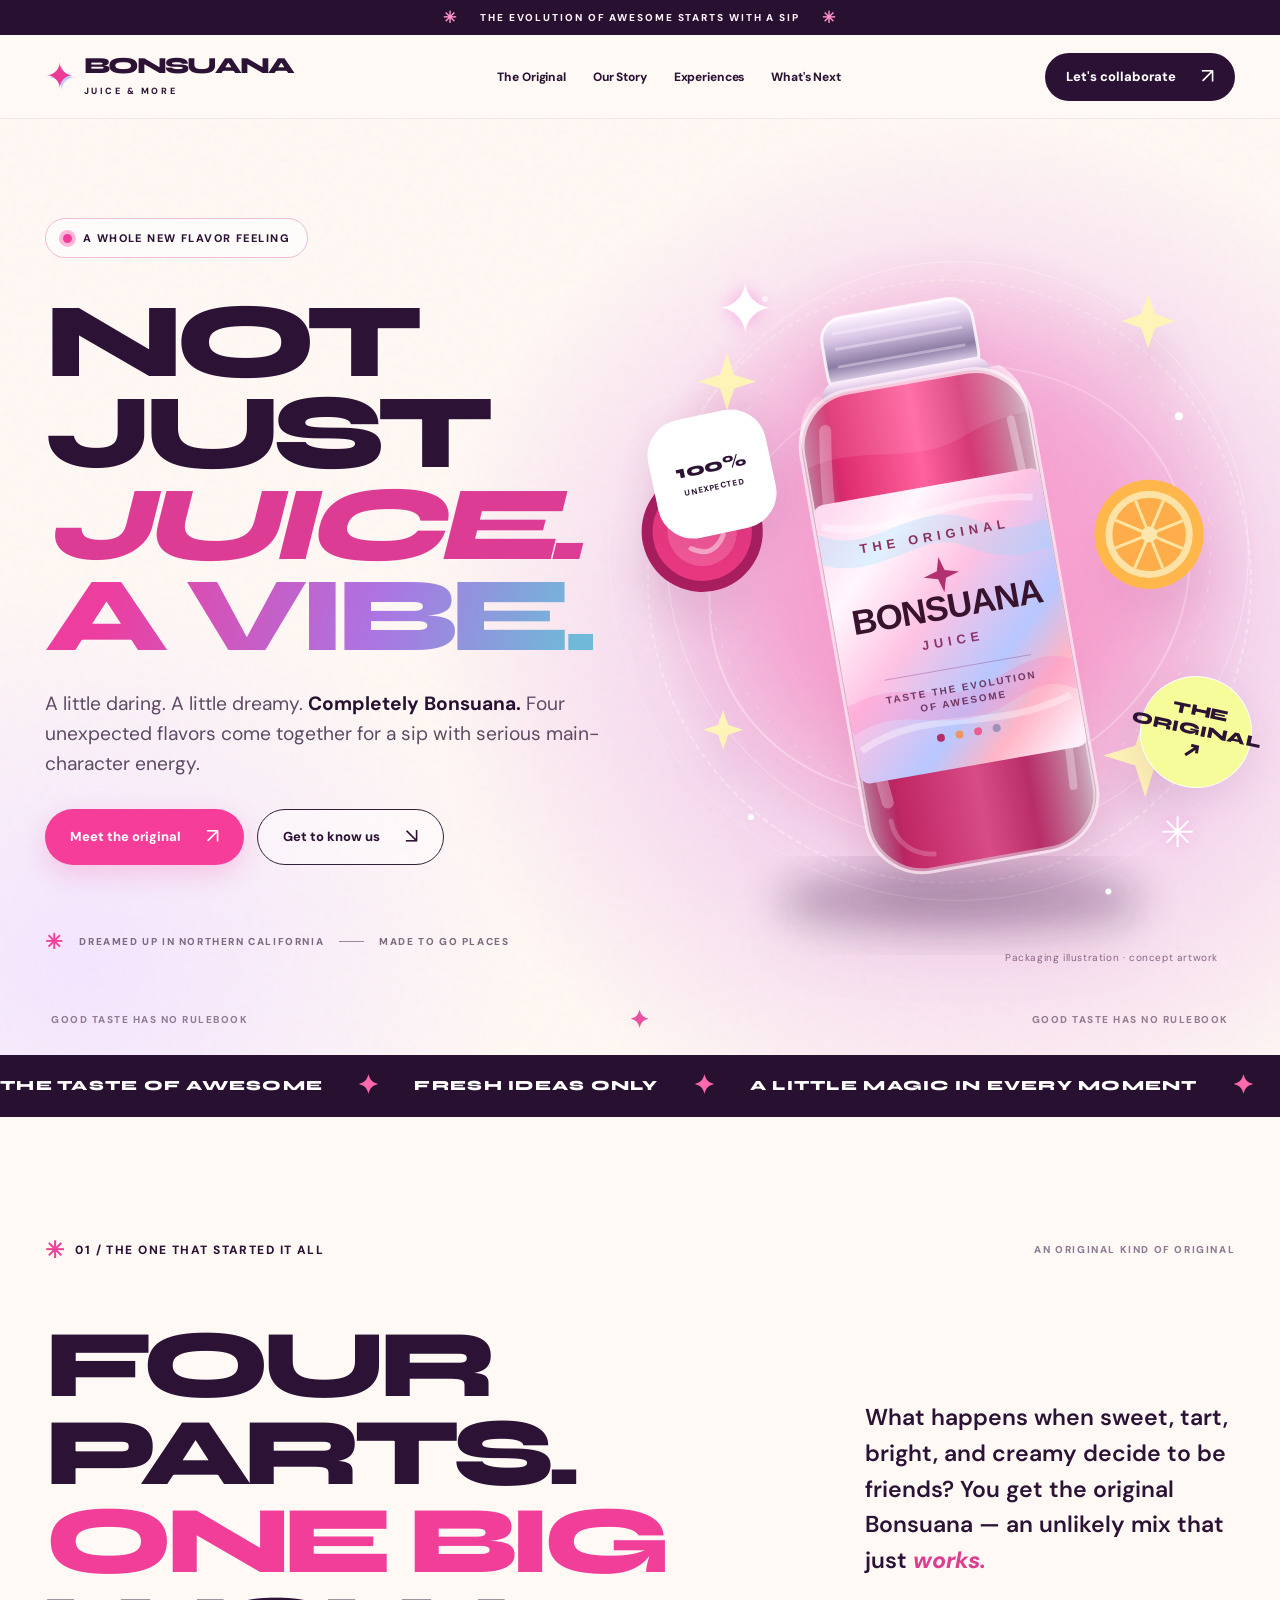
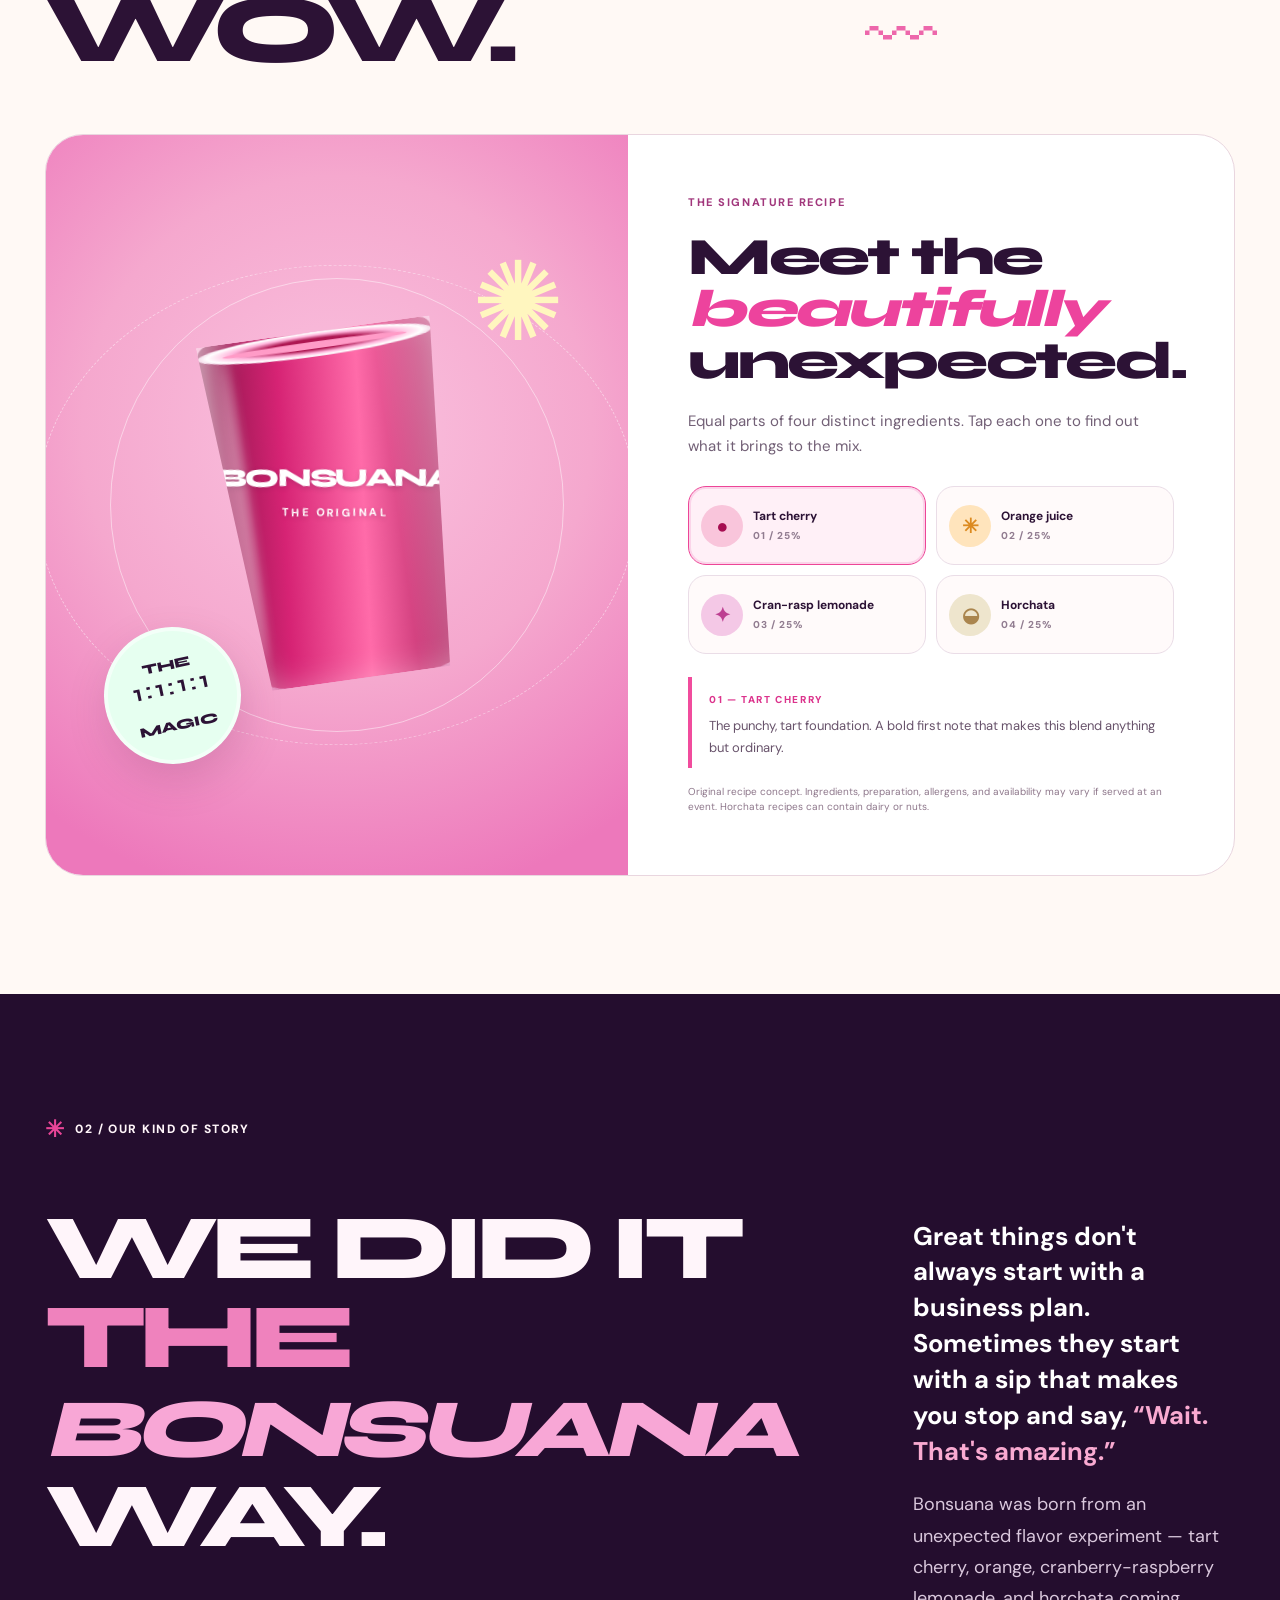
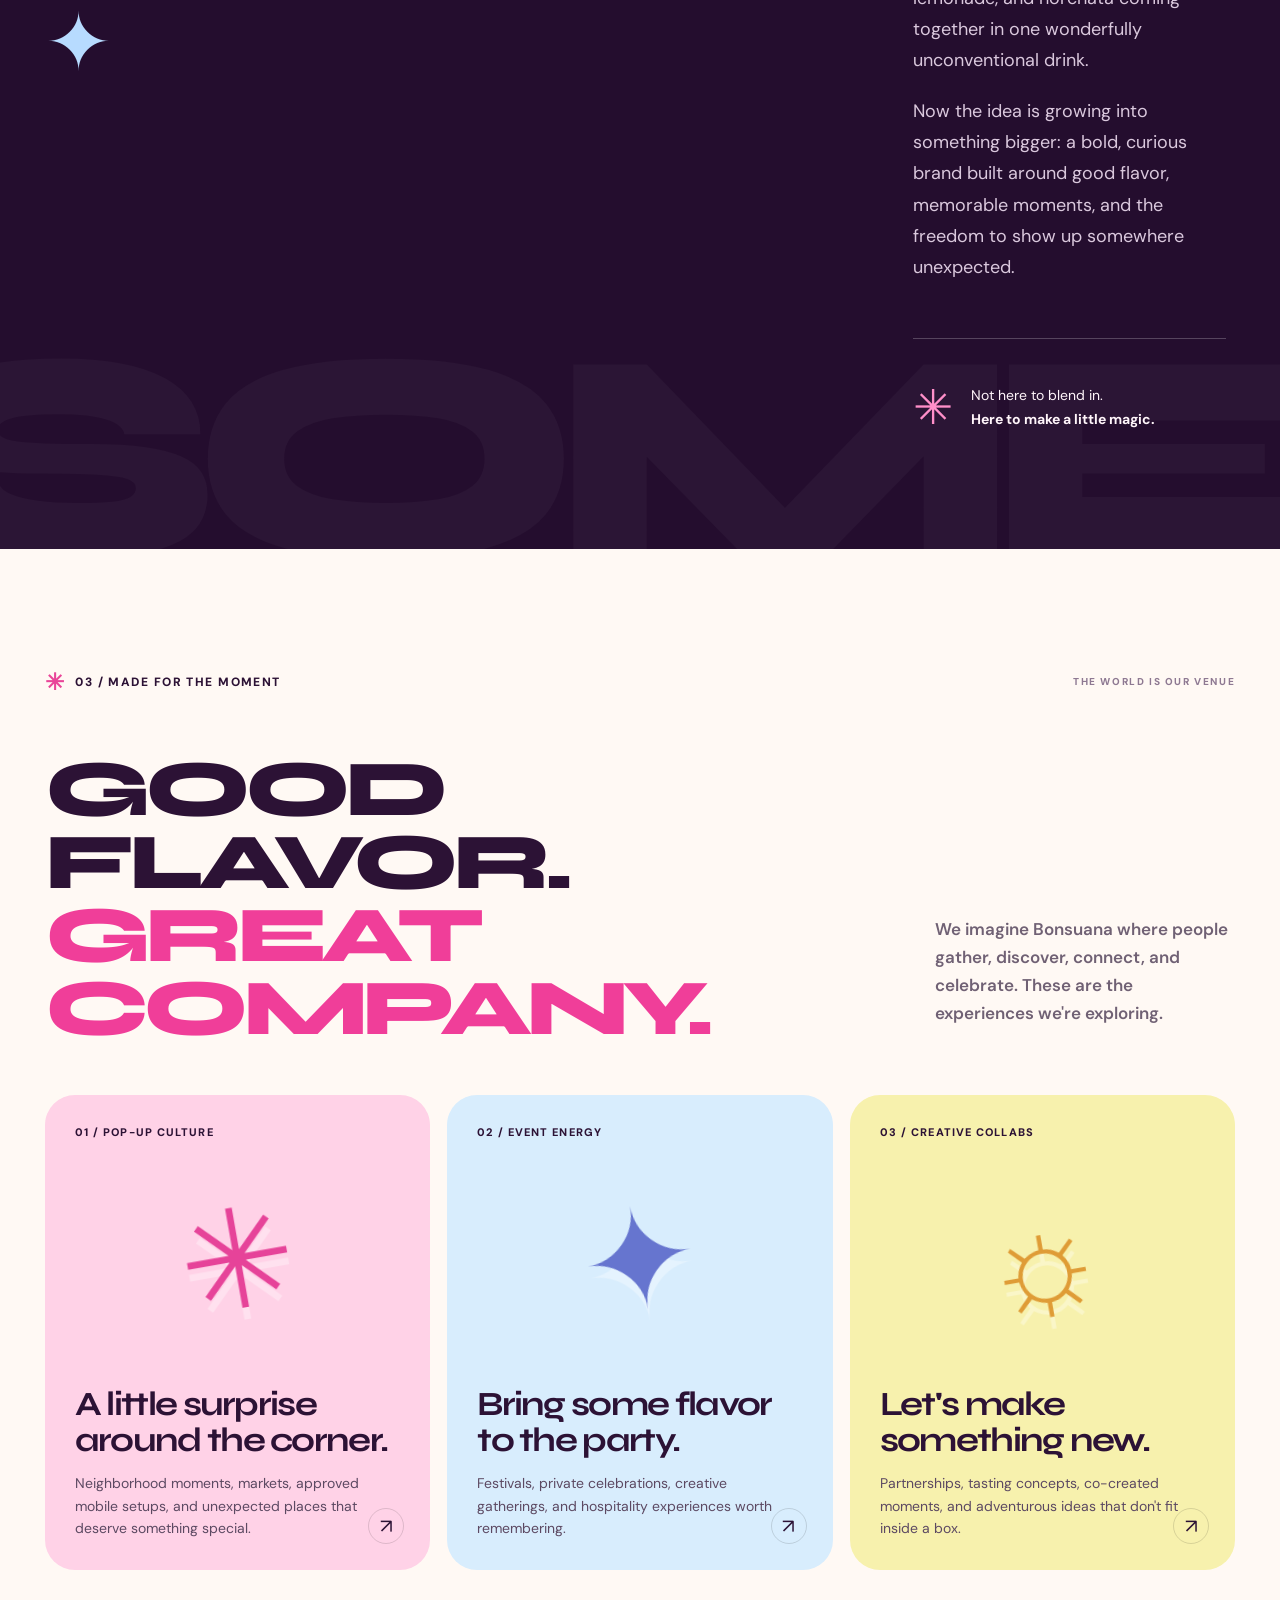
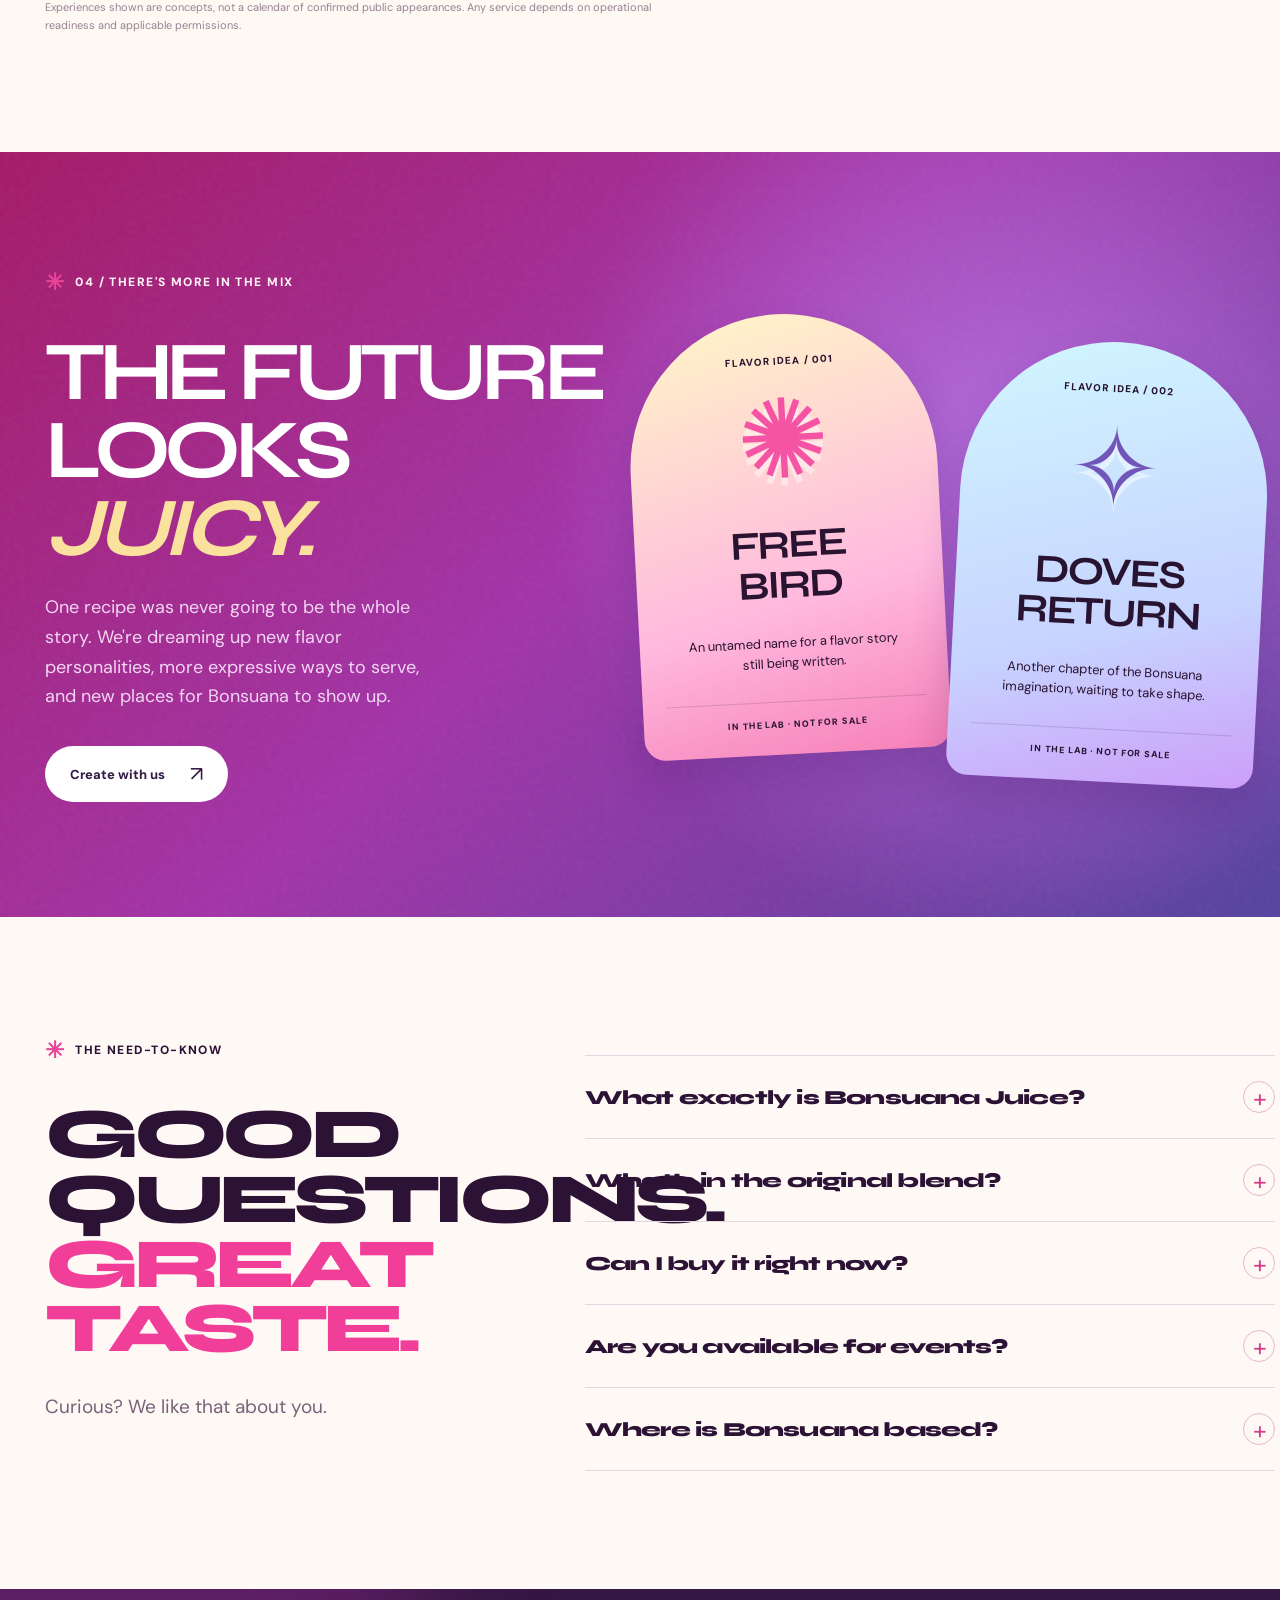
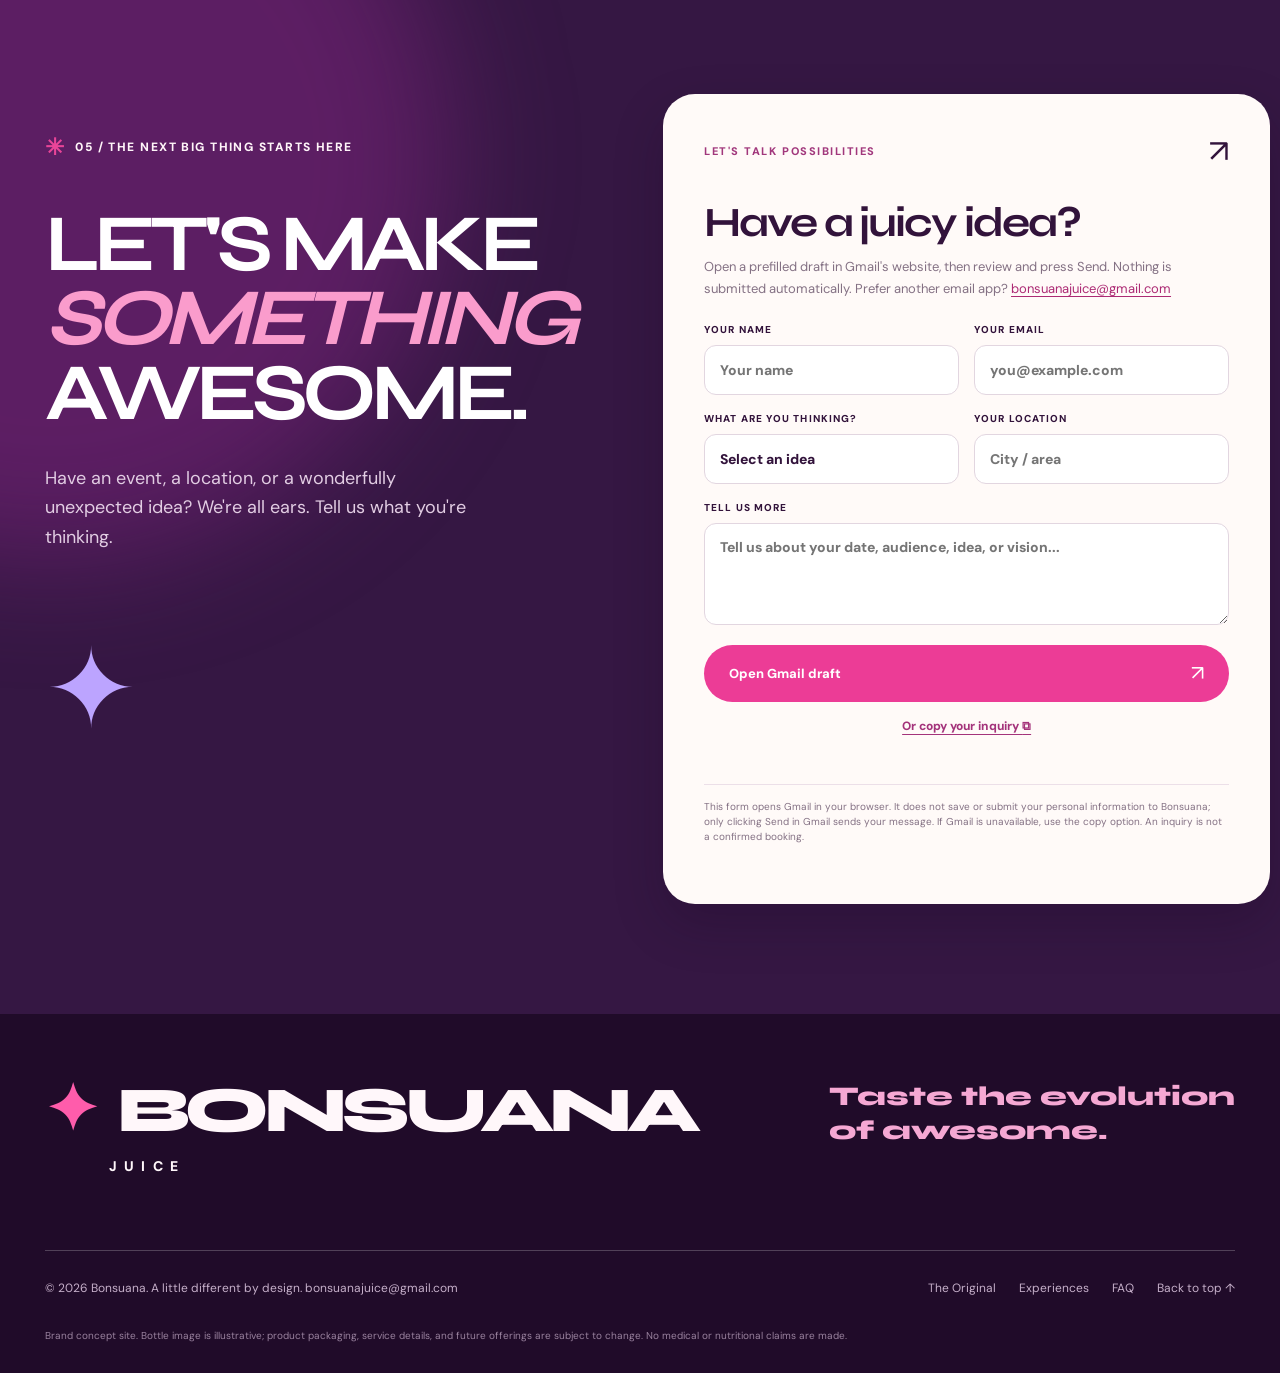
<file: index.html>
<!doctype html>
<html lang="en">
<head>
  <meta charset="utf-8">
  <meta name="viewport" content="width=device-width, initial-scale=1">
  <meta name="theme-color" content="#24102e">
  <meta name="description" content="Meet Bonsuana Juice: a wildly original blend of tart cherry, orange, cranberry-raspberry lemonade, and horchata. Bold flavor, electric personality, and pop-up possibilities.">
  <meta name="color-scheme" content="light">
  <meta property="og:type" content="website">
  <meta property="og:site_name" content="Bonsuana Juice">
  <meta property="og:title" content="Bonsuana Juice — Taste the Evolution of Awesome">
  <meta property="og:description" content="Four unexpected flavors. One unforgettable idea. Discover the original Bonsuana blend and the vision for pop-up experiences.">
  <meta property="og:url" content="https://bonsuana.com/">
  <meta name="twitter:card" content="summary">
  <meta name="twitter:title" content="Bonsuana Juice">
  <meta name="twitter:description" content="Taste the evolution of awesome.">
  <link rel="canonical" href="https://bonsuana.com/">
  <link rel="icon" type="image/svg+xml" href="/assets/favicon.svg">
  <link rel="manifest" href="/site.webmanifest">
  <link rel="preconnect" href="https://fonts.googleapis.com">
  <link rel="preconnect" href="https://fonts.gstatic.com" crossorigin>
  <link href="https://fonts.googleapis.com/css2?family=DM+Sans:wght@400;500;600;700;800&family=Syne:wght@500;600;700;800&display=swap" rel="stylesheet">
  <link rel="stylesheet" href="/styles.css">
  <script src="/app.js" defer></script>
  <script type="application/ld+json">
    {"@context":"https://schema.org","@type":"Brand","name":"Bonsuana Juice","url":"https://bonsuana.com/","description":"A bold juice and pop-up experience concept originating in Northern California.","slogan":"Taste the evolution of awesome"}
  </script>
  <title>Bonsuana Juice — Taste the Evolution of Awesome</title>
</head>
<body id="top">
  <a class="skip-link" href="#main">Skip to content</a>
  <div class="announcement"><span class="announce-star" aria-hidden="true">✳</span><span>THE EVOLUTION OF AWESOME STARTS WITH A SIP</span><span class="announce-star" aria-hidden="true">✳</span></div>

  <header class="site-header" id="site-header">
    <nav class="nav container" aria-label="Main navigation">
      <a class="brand" href="#top" aria-label="Bonsuana Juice — home"><span class="brand-mark" aria-hidden="true">✦</span><span class="brand-type">BONSUANA<span class="brand-sub">JUICE &amp; MORE</span></span></a>
      <button class="menu-toggle" type="button" aria-controls="nav-links" aria-expanded="false" aria-label="Open navigation"><span></span><span></span></button>
      <div class="nav-links" id="nav-links">
        <a href="#the-original">The Original</a>
        <a href="#our-story">Our Story</a>
        <a href="#experiences">Experiences</a>
        <a href="#the-future">What's Next</a>
        <a class="nav-mobile-cta" href="#collaborate">Let's collaborate <span aria-hidden="true">↗</span></a>
      </div>
      <a class="nav-cta button button-dark" href="#collaborate">Let's collaborate <span aria-hidden="true">↗</span></a>
    </nav>
  </header>

  <main id="main">
    <section class="hero" aria-labelledby="hero-title">
      <div class="hero-grain" aria-hidden="true"></div>
      <div class="container hero-inner">
        <div class="hero-copy">
          <div class="eyebrow eyebrow-pill"><span class="status-dot"></span> A WHOLE NEW FLAVOR FEELING</div>
          <h1 id="hero-title">NOT JUST<br><span class="hero-italic">JUICE.</span><br><span class="gradient-text">A VIBE.</span></h1>
          <p class="hero-lead">A little daring. A little dreamy. <strong>Completely Bonsuana.</strong> Four unexpected flavors come together for a sip with serious main-character energy.</p>
          <div class="hero-actions">
            <a class="button button-pink" href="#the-original">Meet the original <span aria-hidden="true">↗</span></a>
            <a class="button button-outline" href="#our-story">Get to know us <span aria-hidden="true">↘</span></a>
          </div>
          <div class="hero-footnote"><span class="mini-sparkle" aria-hidden="true">✳</span> DREAMED UP IN NORTHERN CALIFORNIA <span class="footnote-divider"></span> MADE TO GO PLACES</div>
        </div>
        <div class="hero-art" aria-label="Bonsuana bottle concept artwork">
          <div class="halo halo-one" aria-hidden="true"></div><div class="halo halo-two" aria-hidden="true"></div>
          <span class="hero-spark hero-spark-one" aria-hidden="true">✦</span><span class="hero-spark hero-spark-two" aria-hidden="true">✳</span>
          <img class="hero-bottle" src="/assets/bonsuana-bottle.svg" alt="Concept illustration of a glossy pink Bonsuana Original bottle surrounded by fruit and stars" width="720" height="780" fetchpriority="high">
          <span class="float-tag tag-left">100%<br><small>UNEXPECTED</small></span>
          <span class="float-tag tag-right">THE<br>ORIGINAL <span aria-hidden="true">↗</span></span>
          <span class="concept-caption">Packaging illustration · concept artwork</span>
        </div>
      </div>
      <div class="hero-bottom" aria-hidden="true"><span>GOOD TASTE HAS NO RULEBOOK</span><span>✦</span><span>GOOD TASTE HAS NO RULEBOOK</span></div>
    </section>

    <div class="ribbon" aria-label="Flavor, freedom, fun, and a little bit of magic"><div class="ribbon-track"><span>THE TASTE OF AWESOME</span><i>✦</i><span>FRESH IDEAS ONLY</span><i>✦</i><span>A LITTLE MAGIC IN EVERY MOMENT</span><i>✦</i><span>THE TASTE OF AWESOME</span><i>✦</i><span>FRESH IDEAS ONLY</span><i>✦</i></div></div>

    <section class="section original-section" id="the-original" aria-labelledby="original-title">
      <div class="container">
        <div class="section-topline"><span class="kicker"><span class="kicker-icon">✳</span> 01 / THE ONE THAT STARTED IT ALL</span><span class="side-note">AN ORIGINAL KIND OF ORIGINAL</span></div>
        <div class="section-heading-grid">
          <h2 id="original-title">FOUR PARTS.<br><span class="text-pink">ONE BIG</span><br>WOW.</h2>
          <div class="section-intro"><p>What happens when sweet, tart, bright, and creamy decide to be friends? You get the original Bonsuana — an unlikely mix that just <em>works.</em></p><span class="squiggle" aria-hidden="true">〰</span></div>
        </div>

        <div class="formula-layout">
          <div class="formula-art">
            <div class="formula-orbit orbit-a" aria-hidden="true"></div>
            <div class="formula-orbit orbit-b" aria-hidden="true"></div>
            <div class="formula-cup" aria-hidden="true"><div class="cup-shine"></div><div class="cup-surface"></div><div class="cup-logo">BONSUANA<span>THE ORIGINAL</span></div></div>
            <div class="formula-sticker">THE<br><strong>1 : 1 : 1 : 1</strong><br>MAGIC</div>
            <span class="formula-spark" aria-hidden="true">✺</span>
          </div>
          <div class="formula-info">
            <span class="small-label">THE SIGNATURE RECIPE</span>
            <h3>Meet the<br><em>beautifully</em> unexpected.</h3>
            <p class="formula-description">Equal parts of four distinct ingredients. Tap each one to find out what it brings to the mix.</p>
            <div class="ingredient-grid" role="group" aria-label="Explore the four ingredients">
              <button class="ingredient active" type="button" data-ingredient="0" aria-pressed="true"><span class="ingredient-icon cherry">●</span><span><strong>Tart cherry</strong><small>01 / 25%</small></span></button>
              <button class="ingredient" type="button" data-ingredient="1" aria-pressed="false"><span class="ingredient-icon orange">✳</span><span><strong>Orange juice</strong><small>02 / 25%</small></span></button>
              <button class="ingredient" type="button" data-ingredient="2" aria-pressed="false"><span class="ingredient-icon berry">✦</span><span><strong>Cran-rasp lemonade</strong><small>03 / 25%</small></span></button>
              <button class="ingredient" type="button" data-ingredient="3" aria-pressed="false"><span class="ingredient-icon horchata">◒</span><span><strong>Horchata</strong><small>04 / 25%</small></span></button>
            </div>
            <div class="ingredient-readout" aria-live="polite"><span id="ingredient-readout-number">01 — TART CHERRY</span><p id="ingredient-readout">The punchy, tart foundation. A bold first note that makes this blend anything but ordinary.</p></div>
            <p class="fine-print">Original recipe concept. Ingredients, preparation, allergens, and availability may vary if served at an event. Horchata recipes can contain dairy or nuts.</p>
          </div>
        </div>
      </div>
    </section>

    <section class="story-section" id="our-story" aria-labelledby="story-title">
      <div class="container story-grid">
        <div class="story-left"><span class="kicker kicker-light"><span class="kicker-icon">✳</span> 02 / OUR KIND OF STORY</span><h2 id="story-title">WE DID IT<br><span>THE</span><br><em>BONSUANA</em><br>WAY.</h2><span class="story-stamp" aria-hidden="true">✦</span></div>
        <div class="story-right"><p class="story-lead">Great things don't always start with a business plan. Sometimes they start with a sip that makes you stop and say, <strong>“Wait. That's amazing.”</strong></p><p>Bonsuana was born from an unexpected flavor experiment — tart cherry, orange, cranberry-raspberry lemonade, and horchata coming together in one wonderfully unconventional drink.</p><p>Now the idea is growing into something bigger: a bold, curious brand built around good flavor, memorable moments, and the freedom to show up somewhere unexpected.</p><div class="story-signature"><span class="signature-icon">✳</span><span>Not here to blend in.<br><strong>Here to make a little magic.</strong></span></div></div>
      </div>
      <div class="story-bg-word" aria-hidden="true">AWESOME</div>
    </section>

    <section class="section experience-section" id="experiences" aria-labelledby="experiences-title">
      <div class="container">
        <div class="section-topline"><span class="kicker"><span class="kicker-icon">✳</span> 03 / MADE FOR THE MOMENT</span><span class="side-note">THE WORLD IS OUR VENUE</span></div>
        <div class="experience-header"><h2 id="experiences-title">GOOD FLAVOR.<br><span class="text-pink">GREAT COMPANY.</span></h2><p>We imagine Bonsuana where people gather, discover, connect, and celebrate. These are the experiences we're exploring.</p></div>
        <div class="experience-cards">
          <article class="experience-card experience-card-pink"><span class="card-index">01 / POP-UP CULTURE</span><div class="card-big-icon" aria-hidden="true">✳</div><div><h3>A little surprise<br>around the corner.</h3><p>Neighborhood moments, markets, approved mobile setups, and unexpected places that deserve something special.</p></div><span class="card-arrow" aria-hidden="true">↗</span></article>
          <article class="experience-card experience-card-blue"><span class="card-index">02 / EVENT ENERGY</span><div class="card-big-icon" aria-hidden="true">✦</div><div><h3>Bring some flavor<br>to the party.</h3><p>Festivals, private celebrations, creative gatherings, and hospitality experiences worth remembering.</p></div><span class="card-arrow" aria-hidden="true">↗</span></article>
          <article class="experience-card experience-card-yellow"><span class="card-index">03 / CREATIVE COLLABS</span><div class="card-big-icon" aria-hidden="true">☼</div><div><h3>Let's make<br>something new.</h3><p>Partnerships, tasting concepts, co-created moments, and adventurous ideas that don't fit inside a box.</p></div><span class="card-arrow" aria-hidden="true">↗</span></article>
        </div>
        <p class="experience-note">Experiences shown are concepts, not a calendar of confirmed public appearances. Any service depends on operational readiness and applicable permissions.</p>
      </div>
    </section>

    <section class="future-section" id="the-future" aria-labelledby="future-title">
      <div class="future-noise" aria-hidden="true"></div>
      <div class="container future-grid">
        <div class="future-copy"><span class="kicker kicker-light"><span class="kicker-icon">✳</span> 04 / THERE'S MORE IN THE MIX</span><h2 id="future-title">THE FUTURE<br>LOOKS <em>JUICY.</em></h2><p>One recipe was never going to be the whole story. We're dreaming up new flavor personalities, more expressive ways to serve, and new places for Bonsuana to show up.</p><a class="button button-white" href="#collaborate">Create with us <span aria-hidden="true">↗</span></a></div>
        <div class="future-cards">
          <article class="future-card future-one"><span class="future-mini">FLAVOR IDEA / 001</span><div class="future-symbol" aria-hidden="true">✺</div><h3>FREE<br>BIRD</h3><p>An untamed name for a flavor story still being written.</p><span class="future-status">IN THE LAB · NOT FOR SALE</span></article>
          <article class="future-card future-two"><span class="future-mini">FLAVOR IDEA / 002</span><div class="future-symbol" aria-hidden="true">✧</div><h3>DOVES<br>RETURN</h3><p>Another chapter of the Bonsuana imagination, waiting to take shape.</p><span class="future-status">IN THE LAB · NOT FOR SALE</span></article>
        </div>
      </div>
    </section>

    <section class="section faq-section" id="faq" aria-labelledby="faq-title">
      <div class="container faq-grid">
        <div><span class="kicker"><span class="kicker-icon">✳</span> THE NEED-TO-KNOW</span><h2 id="faq-title">GOOD<br>QUESTIONS.<br><span class="text-pink">GREAT TASTE.</span></h2><p class="faq-aside">Curious? We like that about you.</p></div>
        <div class="faq-list">
          <details><summary>What exactly is Bonsuana Juice?<span aria-hidden="true">+</span></summary><p>A beverage and experiential brand concept centered on an original four-part drink and the creative experiences we hope to build around it.</p></details>
          <details><summary>What's in the original blend?<span aria-hidden="true">+</span></summary><p>Equal parts tart cherry juice, orange juice, cranberry-raspberry lemonade, and horchata. Preparation and ingredients may be adjusted for service; always ask about allergens.</p></details>
          <details><summary>Can I buy it right now?<span aria-hidden="true">+</span></summary><p>We're developing the brand and exploring pop-ups and partnerships. No retail products, service dates, or ordering are being advertised on this site yet.</p></details>
          <details><summary>Are you available for events?<span aria-hidden="true">+</span></summary><p>We're interested in conversations about future pop-ups, hospitality, tastings, and collaborations. Any event arrangement would depend on timing, permitting, and operational readiness.</p></details>
          <details><summary>Where is Bonsuana based?<span aria-hidden="true">+</span></summary><p>The idea has Northern California roots, with a mobile, wherever-the-moment-takes-us outlook.</p></details>
        </div>
      </div>
    </section>

    <section class="contact-section" id="collaborate" aria-labelledby="contact-title">
      <div class="container contact-grid">
        <div class="contact-copy"><span class="kicker kicker-light"><span class="kicker-icon">✳</span> 05 / THE NEXT BIG THING STARTS HERE</span><h2 id="contact-title">LET'S MAKE<br><em>SOMETHING</em><br>AWESOME.</h2><p>Have an event, a location, or a wonderfully unexpected idea? We're all ears. Tell us what you're thinking.</p><div class="contact-decoration" aria-hidden="true">✦</div></div>
        <div class="contact-panel">
          <div class="panel-top"><span class="small-label">LET'S TALK POSSIBILITIES</span><span aria-hidden="true">↗</span></div>
          <h3>Have a juicy idea?</h3>
          <p>Open a prefilled draft in Gmail's website, then review and press Send. Nothing is submitted automatically. Prefer another email app? <a href="mailto:bonsuanajuice@gmail.com">bonsuanajuice@gmail.com</a></p>
          <form id="inquiry-form">
            <div class="field-row"><label>YOUR NAME<input type="text" id="contact-name" name="name" autocomplete="name" maxlength="100" placeholder="Your name" required></label><label>YOUR EMAIL<input type="email" id="contact-email" name="email" autocomplete="email" maxlength="150" placeholder="you@example.com" required></label></div>
            <div class="field-row"><label>WHAT ARE YOU THINKING?<select id="contact-type" name="type" required><option value="">Select an idea</option><option>Event or private gathering</option><option>Pop-up or vending location</option><option>Brand collaboration</option><option>Wholesale or distribution</option><option>Something else entirely</option></select></label><label>YOUR LOCATION<input type="text" id="contact-location" name="location" maxlength="140" placeholder="City / area" required></label></div>
            <label>TELL US MORE<textarea id="contact-message" name="message" maxlength="2000" rows="4" placeholder="Tell us about your date, audience, idea, or vision..." required></textarea></label>
            <button class="button button-form" type="submit">Open Gmail draft <span aria-hidden="true">↗</span></button>
            <button class="copy-inquiry" id="copy-inquiry" type="button">Or copy your inquiry <span aria-hidden="true">⧉</span></button>
            <p class="form-status" id="form-status" role="status" aria-live="polite"></p>
          </form>
          <p class="contact-disclaimer">This form opens Gmail in your browser. It does not save or submit your personal information to Bonsuana; only clicking Send in Gmail sends your message. If Gmail is unavailable, use the copy option. An inquiry is not a confirmed booking.</p>
        </div>
      </div>
    </section>
  </main>

  <footer class="footer">
    <div class="container">
      <div class="footer-top"><a class="footer-brand" href="#top"><span aria-hidden="true">✦</span> BONSUANA <small>JUICE</small></a><p>Taste the evolution<br>of awesome.</p></div>
      <div class="footer-bottom"><span>© <span id="year">2026</span> Bonsuana. A little different by design. <a href="mailto:bonsuanajuice@gmail.com">bonsuanajuice@gmail.com</a></span><div class="footer-links"><a href="#the-original">The Original</a><a href="#experiences">Experiences</a><a href="#faq">FAQ</a><a href="#top">Back to top ↑</a></div></div>
      <p class="footer-legal">Brand concept site. Bottle image is illustrative; product packaging, service details, and future offerings are subject to change. No medical or nutritional claims are made.</p>
    </div>
  </footer>
</body>
</html>
</file>
<file: styles.css>
:root{--ink:#2c1235;--ink-deep:#1d0928;--pink:#ff62b0;--hot:#f23791;--blush:#ffe5f0;--cream:#fff9f5;--lav:#c8c0ff;--blue:#c7f0ff;--mint:#c9f6e2;--yellow:#fff29b;--line:rgba(44,18,53,.15);--radius:28px;--heading:"Syne",Impact,Arial,sans-serif;--body:"DM Sans",Arial,sans-serif}
*{box-sizing:border-box}html{scroll-behavior:smooth;scroll-padding-top:94px}body{margin:0;background:var(--cream);color:var(--ink);font-family:var(--body);-webkit-font-smoothing:antialiased}button,input,select,textarea{font:inherit}a{color:inherit;text-decoration:none}button{cursor:pointer}img{max-width:100%;display:block}::selection{background:#ff7ac1;color:#24102e}p{line-height:1.65}h1,h2,h3,p{margin-top:0}h1,h2,h3{font-family:var(--heading)}h1,h2{letter-spacing:-.075em}h3{letter-spacing:-.05em}section{position:relative}a:focus-visible,button:focus-visible,input:focus-visible,textarea:focus-visible,select:focus-visible,summary:focus-visible{outline:3px solid #249cdf;outline-offset:4px}.container{width:min(100% - 7vw,1320px);margin-inline:auto}.skip-link{position:fixed;z-index:100;top:-100px;left:15px;padding:12px 20px;background:#fff;color:#111}.skip-link:focus{top:10px}.announcement{display:flex;align-items:center;justify-content:center;gap:22px;min-height:35px;padding:7px 16px;background:#281031;color:#fff5ff;text-align:center;font-size:10px;font-weight:800;letter-spacing:.19em}.announce-star{color:#ff90c9;font-size:16px}
.site-header{position:sticky;top:0;z-index:50;background:rgba(255,249,245,.92);backdrop-filter:blur(22px);-webkit-backdrop-filter:blur(22px);border-bottom:1px solid rgba(53,21,61,.08)}.nav{height:83px;display:flex;align-items:center;justify-content:space-between;gap:26px}.brand{display:flex;align-items:center;gap:10px;flex-shrink:0}.brand-mark{font-size:35px;color:#ec3a96;line-height:1;text-shadow:2px 2px 0 #c1c8ff}.brand-type{font-family:var(--heading);font-size:23px;font-weight:800;line-height:.9;letter-spacing:-.08em}.brand-sub{display:block;font:800 9px var(--body);letter-spacing:.28em;margin-top:8px}.nav-links{display:flex;align-items:center;gap:clamp(15px,2.1vw,35px)}.nav-links a{font-weight:800;font-size:12px;letter-spacing:-.01em;transition:color .2s}.nav-links a:hover{color:#dd2b8b}.button{display:inline-flex;justify-content:space-between;align-items:center;gap:25px;border:0;min-height:56px;padding:0 25px;font-size:13px;font-weight:800;border-radius:100px;transition:transform .22s,background .22s,box-shadow .22s;white-space:nowrap}.button:hover{transform:translateY(-3px)}.button span{font-size:21px;line-height:1;font-weight:400}.button-dark{background:#2b1235;color:#fff;min-height:48px;padding:0 21px}.button-dark:hover{background:#50305c}.menu-toggle,.nav-mobile-cta{display:none}
.hero{overflow:hidden;isolation:isolate;background:radial-gradient(ellipse 55% 72% at 76% 56%,#fcbddc 0%,#f5d5ee 38%,transparent 78%),radial-gradient(ellipse 44% 52% at 6% 90%,#f3e5ff,transparent 79%),#fff8f4}.hero-grain,.future-noise{position:absolute;inset:0;pointer-events:none;opacity:.13;background-image:url("data:image/svg+xml,%3Csvg viewBox='0 0 180 180' xmlns='http://www.w3.org/2000/svg'%3E%3Cfilter id='n'%3E%3CfeTurbulence type='fractalNoise' baseFrequency='.78' numOctaves='3' stitchTiles='stitch'/%3E%3C/filter%3E%3Crect width='100%25' height='100%25' filter='url(%23n)' opacity='.3'/%3E%3C/svg%3E")}.hero-inner{min-height:735px;display:grid;grid-template-columns:52% 48%;align-items:center;position:relative;padding-block:64px 75px}.hero-copy{z-index:3;padding:35px 0 24px}.eyebrow{font-size:11px;font-weight:800;letter-spacing:.13em}.eyebrow-pill{display:inline-flex;align-items:center;gap:11px;padding:12px 17px;border-radius:40px;border:1px solid #eebcd6;background:rgba(255,255,255,.62)}.status-dot{width:9px;height:9px;border-radius:50%;background:#f23b9b;box-shadow:0 0 0 4px #ffb6d7}.hero h1{font-size:clamp(77px,8.3vw,140px);line-height:.86;margin:38px 0 28px;font-weight:800}.hero-italic{font-style:italic;color:#dd3c95;letter-spacing:-.09em}.gradient-text{background:linear-gradient(105deg,#ed3d9e 12%,#ac74e2 60%,#70b9d8 95%);-webkit-background-clip:text;background-clip:text;color:transparent}.hero-lead{font-size:clamp(17px,1.5vw,21px);max-width:555px;color:#5f4a65;line-height:1.55}.hero-lead strong{color:#281031}.hero-actions{display:flex;align-items:center;flex-wrap:wrap;gap:13px;margin:30px 0 63px}.button-pink{background:#f63d9a;color:#fff;box-shadow:0 9px 27px #f63d9a38}.button-pink:hover{background:#dc2c84;box-shadow:0 13px 36px #f63d9a52}.button-outline{border:1.4px solid #322039;background:rgba(255,255,255,.38)}.button-outline:hover{background:#fff}.hero-footnote{font-size:10px;letter-spacing:.16em;font-weight:800;color:#7f6982;display:flex;align-items:center;gap:15px}.mini-sparkle{font-size:21px;color:#f3429a}.footnote-divider{width:25px;height:1px;background:#9d86a1}.hero-art{position:relative;align-self:stretch;display:flex;align-items:center;justify-content:center;min-height:650px}.hero-bottle{position:relative;z-index:2;width:min(125%,720px);max-width:none;animation:float 5.5s ease-in-out infinite;filter:drop-shadow(0 30px 20px rgba(92,24,72,.13))}.halo{position:absolute;width:66%;aspect-ratio:1;border:2px solid #fff9;border-radius:50%;z-index:0}.halo-one{width:86%;transform:rotate(-22deg) scaleY(.86)}.halo-two{width:106%;border-style:dashed;opacity:.6}.hero-spark{position:absolute;color:#fff;z-index:4;text-shadow:0 0 18px #f7a2df}.hero-spark-one{font-size:72px;top:10%;left:9%;animation:twinkle 5s ease-in-out infinite}.hero-spark-two{font-size:42px;bottom:15%;right:7%;animation:twinkle 4s ease-in-out infinite 1s}.float-tag{position:absolute;z-index:5;display:grid;place-content:center;text-align:center;background:#fff;color:var(--ink);font:800 18px/1 var(--heading);border:1px solid #fff;box-shadow:0 12px 40px #772f6e22}.float-tag small{font:800 8px var(--body);letter-spacing:.09em;margin-top:7px}.tag-left{width:120px;height:120px;left:-2%;top:29%;transform:rotate(-12deg);border-radius:36px}.tag-right{width:112px;height:112px;right:-3%;bottom:24%;background:#f7fc9b;transform:rotate(12deg);border-radius:100px;font-size:16px;line-height:1.15}.tag-right span{font-size:20px}.concept-caption{position:absolute;right:3%;bottom:2%;z-index:4;font-size:10px;color:#896485;letter-spacing:.06em}.hero-bottom{position:absolute;left:0;right:0;bottom:0;display:flex;justify-content:space-between;align-items:center;gap:25px;white-space:nowrap;padding:20px 4%;font-weight:800;font-size:10px;letter-spacing:.15em;color:#937c91}.hero-bottom span:nth-child(2){font-size:24px;color:#e752a2}.ribbon{overflow:hidden;background:#281031;color:#fff;min-height:62px;display:flex;align-items:center}.ribbon-track{display:flex;align-items:center;gap:34px;white-space:nowrap;width:max-content;animation:marquee 27s linear infinite;font:800 14px var(--heading);letter-spacing:.09em}.ribbon-track i{font-style:normal;color:#fc69ad;font-size:26px}
.section{padding-block:118px}.section-topline{display:flex;align-items:center;justify-content:space-between;gap:20px;margin-bottom:56px}.kicker{font-size:12px;font-weight:800;letter-spacing:.12em;display:inline-flex;align-items:center;gap:10px}.kicker-icon{font-size:23px;color:#e94598}.side-note{font-size:10px;font-weight:800;letter-spacing:.16em;color:#8e7992}.section-heading-grid{display:grid;grid-template-columns:62% 38%;gap:20px;align-items:end;margin-bottom:60px}.section-heading-grid h2,.experience-header h2,.faq-grid h2{font-size:clamp(66px,7.5vw,118px);line-height:.92;margin:0;font-weight:800}.text-pink{color:#f03e99}.section-intro{max-width:390px;margin-left:auto}.section-intro p{font-size:clamp(18px,1.8vw,24px);font-weight:600;line-height:1.55}.section-intro em{font-weight:800;color:#dc3f90}.squiggle{font-size:72px;line-height:1;color:#ed67ab}
.formula-layout{display:grid;grid-template-columns:49% 51%;min-height:620px;border:1px solid #e9d6df;border-radius:38px;overflow:hidden;background:#fff}.formula-art{position:relative;min-height:610px;display:flex;align-items:center;justify-content:center;overflow:hidden;background:radial-gradient(circle at 50% 40%,#fac2df,#f5a8ce 48%,#ed78bb 90%)}.formula-orbit{position:absolute;width:78%;aspect-ratio:1;border:1px solid #fff7;border-radius:50%}.orbit-b{width:103%;border-style:dashed;transform:scaleY(.8) rotate(30deg)}.formula-cup{position:relative;width:236px;height:350px;transform:rotate(-8deg);clip-path:polygon(0 0,100% 0,88% 100%,12% 100%);border-radius:12px 12px 47px 47px;background:linear-gradient(95deg,#841546,#d62374 30%,#ff6ba9 60%,#aa1b5a 93%);box-shadow:inset 12px 0 30px #ffffff4d;filter:drop-shadow(12px 30px 20px #a82a794a)}.formula-cup:before{content:"";position:absolute;top:0;left:0;right:0;height:25px;border-radius:50%;background:radial-gradient(ellipse,#ae1752 30%,#ffb4db 50%,#fff 65%,#d887b6 85%);z-index:2}.formula-cup:after{content:"";position:absolute;inset:0;background:linear-gradient(90deg,#fff6,transparent 15%,transparent 75%,#fff6);pointer-events:none}.cup-shine{position:absolute;top:18px;bottom:30px;left:19px;width:12px;border-radius:100%;background:#ffffff5d;filter:blur(6px)}.cup-surface{position:absolute;top:10px;left:25px;right:25px;height:7px;background:#ff9bc7;border-radius:60%;z-index:3}.cup-logo{position:absolute;top:132px;left:0;right:0;text-align:center;color:#fff;font:800 26px var(--heading);letter-spacing:-.08em;transform:rotate(8deg);text-shadow:0 2px 5px #521a4038}.cup-logo span{display:block;font:800 11px var(--body);letter-spacing:.23em;margin-top:12px}.formula-sticker{position:absolute;left:10%;bottom:15%;width:137px;height:137px;display:flex;flex-direction:column;align-items:center;justify-content:center;border-radius:50%;background:#e6fff0;border:4px solid #fff8;transform:rotate(-12deg);font:800 14px/1.2 var(--heading);text-align:center;box-shadow:0 16px 40px #6923512d;z-index:4}.formula-sticker strong{font-size:23px;letter-spacing:-.06em}.formula-spark{position:absolute;right:11%;top:13%;color:#fff6bf;font-size:110px}.formula-info{padding:clamp(35px,4.7vw,74px);display:flex;flex-direction:column;justify-content:center}.small-label{font-size:11px;font-weight:800;letter-spacing:.14em;color:#a1377c}.formula-info h3{font-size:clamp(40px,4.1vw,67px);line-height:.99;margin:22px 0;font-weight:800}.formula-info h3 em{color:#ed439d}.formula-description{font-size:15px;color:#726076;max-width:460px;margin-bottom:28px}.ingredient-grid{display:grid;grid-template-columns:1fr 1fr;gap:10px}.ingredient{border:1px solid #eadde7;background:#fffafa;border-radius:18px;padding:13px 12px;display:flex;align-items:center;gap:10px;text-align:left;min-height:79px;color:var(--ink);transition:background .2s,transform .2s,border .2s}.ingredient:hover{transform:translateY(-2px);border-color:#ee7ab9}.ingredient.active{border-color:#ed4597;background:#fff0f7;box-shadow:0 0 0 2px #fbd4e9 inset}.ingredient-icon{flex:0 0 42px;width:42px;height:42px;display:grid;place-content:center;border-radius:50%;font-size:20px;font-weight:800}.cherry{background:#f9c5db;color:#a60d51}.orange{background:#ffe4bc;color:#dc8a1f}.berry{background:#f4c8e6;color:#bd3e91}.horchata{background:#eee5cd;color:#aa854e}.ingredient strong{display:block;font-size:12px;line-height:1.25}.ingredient small{display:block;font-size:10px;color:#917c90;font-weight:800;letter-spacing:.1em;margin-top:5px}.ingredient-readout{border-left:4px solid #f14c9d;padding:10px 0 9px 17px;margin-top:23px;min-height:91px}.ingredient-readout span{font-size:10px;font-weight:800;letter-spacing:.16em;color:#dc338c}.ingredient-readout p{font-size:13px;margin:7px 0 0;color:#68536b}.fine-print{font-size:10px;color:#8e778b;margin:17px 0 0;line-height:1.45}
.story-section{overflow:hidden;background:#240d2e;color:#fff5fa;padding:120px 0 100px}.story-grid{position:relative;z-index:2;display:grid;grid-template-columns:1.03fr .97fr;gap:10%}.kicker-light{color:#fff5f9}.story-left h2{font-size:clamp(62px,7.2vw,111px);font-weight:800;line-height:.97;margin:60px 0 30px}.story-left h2 span{color:#ef82bd}.story-left h2 em{color:#f8a7d6;font-size:.9em}.story-stamp{display:block;font-size:80px;color:#b7dbff}.story-right{padding-top:105px;max-width:510px}.story-right p{font-size:18px;color:#dac8dd;line-height:1.73;margin-bottom:20px}.story-right .story-lead{font-size:clamp(22px,2vw,30px);line-height:1.4;font-weight:700;color:#fff}.story-lead strong{color:#f9aad1}.story-signature{display:flex;align-items:center;gap:18px;border-top:1px solid #ffffff3a;padding-top:28px;margin-top:55px;font-size:14px;line-height:1.7}.signature-icon{color:#ff8fc9;font-size:48px}.story-bg-word{position:absolute;right:-.05em;bottom:-.29em;font:800 clamp(150px,23vw,365px) var(--heading);letter-spacing:-.1em;color:#ffffff08;white-space:nowrap;pointer-events:none}
.experience-section{background:#fff9f4}.experience-header{display:flex;align-items:end;justify-content:space-between;gap:60px;margin-bottom:50px}.experience-header h2{font-size:clamp(60px,6.2vw,99px)}.experience-header p{max-width:300px;color:#706174;font-size:17px;font-weight:600}.experience-cards{display:grid;grid-template-columns:repeat(3,1fr);gap:17px}.experience-card{min-height:475px;border-radius:30px;padding:30px;display:flex;flex-direction:column;justify-content:space-between;position:relative;overflow:hidden;transition:transform .3s}.experience-card:hover{transform:translateY(-7px)}.experience-card-pink{background:#ffd2e7}.experience-card-blue{background:#d8edfd}.experience-card-yellow{background:#f7f1ad}.card-index{font-size:11px;font-weight:800;letter-spacing:.1em}.card-big-icon{text-align:center;font-size:138px;line-height:1.1;color:#e64399;filter:drop-shadow(0 12px 0 #ffffff55);transform:rotate(-10deg);transition:transform .4s}.experience-card:hover .card-big-icon{transform:rotate(8deg) scale(1.06)}.experience-card-blue .card-big-icon{color:#6675cf}.experience-card-yellow .card-big-icon{color:#df9c36}.experience-card h3{font-size:clamp(26px,2.65vw,43px);line-height:1.07;margin:0 0 14px}.experience-card p{max-width:310px;font-size:14px;line-height:1.6;margin:0;color:#5c4962}.card-arrow{position:absolute;right:26px;bottom:26px;border:1px solid #0002;width:36px;height:36px;border-radius:50%;display:grid;place-content:center;font-size:20px}.experience-note{font-size:11px;color:#958393;max-width:640px;margin:28px 0 0}
.future-section{overflow:hidden;background:radial-gradient(circle at 79% 42%,#b56cdd 0%,transparent 42%),linear-gradient(135deg,#a41966,#a233a8 48%,#5343a0);color:#fff;padding:115px 0}.future-noise{opacity:.2}.future-grid{display:grid;grid-template-columns:47% 53%;align-items:center;position:relative;z-index:2;gap:30px}.future-copy h2{font-size:clamp(65px,6.5vw,105px);line-height:.94;margin:36px 0 26px}.future-copy h2 em{color:#fbe19e}.future-copy p{max-width:405px;font-size:18px;color:#f2d6f3;margin-bottom:34px}.button-white{background:#fff;color:#351b46}.button-white:hover{background:#fff5c3}.future-cards{display:grid;grid-template-columns:1fr 1fr;gap:16px;align-items:center;padding:42px 0}.future-card{display:flex;flex-direction:column;justify-content:space-between;padding:28px 23px 24px;min-height:440px;border-radius:180px 180px 25px 25px;color:#281331;position:relative;box-shadow:0 20px 40px #370e5b33;transition:transform .3s}.future-card:hover{transform:translateY(-8px) rotate(-1deg)}.future-one{background:linear-gradient(165deg,#fff7c7,#ffb8de 64%,#f680b8);transform:rotate(-3deg)}.future-two{background:linear-gradient(165deg,#d1f7ff,#c7d3ff 64%,#cc9ef9);transform:rotate(3deg) translateY(28px)}.future-mini{font-size:10px;font-weight:800;letter-spacing:.11em;text-align:center;margin-top:12px}.future-symbol{font-size:110px;line-height:1;text-align:center;color:#f554a5;text-shadow:0 8px 0 #fff7}.future-two .future-symbol{color:#7255b8}.future-card h3{font-size:clamp(33px,3.1vw,50px);line-height:1;margin:10px 0 0;text-align:center}.future-card p{font-size:13px;line-height:1.5;text-align:center;margin:10px auto;max-width:220px}.future-status{text-align:center;font-size:9px;letter-spacing:.1em;font-weight:800;border-top:1px solid #35183a2a;padding-top:16px}
.faq-grid{display:grid;grid-template-columns:42% 58%;gap:40px}.faq-grid h2{font-size:clamp(53px,5.5vw,86px);margin-top:37px}.faq-aside{font-size:19px;color:#786279;margin-top:30px}.faq-list{padding-top:20px}.faq-list details{border-bottom:1px solid #e7d5e2}.faq-list details:first-child{border-top:1px solid #e7d5e2}.faq-list summary{display:flex;align-items:center;justify-content:space-between;gap:25px;list-style:none;cursor:pointer;padding:25px 0;font-family:var(--heading);font-size:20px;font-weight:800;letter-spacing:-.04em}.faq-list summary::-webkit-details-marker{display:none}.faq-list summary span{flex:0 0 32px;width:32px;height:32px;border:1px solid #e7b7d2;border-radius:50%;display:grid;place-items:center;font:400 25px var(--body);color:#d43d8c;transition:transform .2s}.faq-list details[open] summary span{transform:rotate(45deg)}.faq-list details p{max-width:610px;margin:-4px 45px 25px 0;font-size:15px;color:#746179}
.contact-section{overflow:hidden;background:#351743;color:#fff;padding:105px 0 110px}.contact-section:before{content:"";position:absolute;width:800px;height:800px;left:-350px;top:-230px;border-radius:50%;background:#9f2c9861;filter:blur(60px)}.contact-grid{display:grid;grid-template-columns:49% 51%;gap:35px;position:relative;z-index:2}.contact-copy{padding:38px 30px 0 0}.contact-copy h2{font-size:clamp(57px,6.3vw,101px);line-height:.92;margin:45px 0 34px}.contact-copy h2 em{color:#fa9ccc}.contact-copy p{font-size:18px;line-height:1.65;max-width:440px;color:#e2cde3}.contact-decoration{font-size:110px;color:#bca4ff;margin-top:65px}.contact-panel{background:#fffaf8;color:#32133b;border-radius:32px;padding:36px clamp(24px,3.2vw,55px);box-shadow:0 20px 50px #15051a36}.panel-top{display:flex;justify-content:space-between;align-items:center}.panel-top>span:last-child{font-size:32px}.contact-panel h3{font-size:clamp(34px,3.25vw,51px);margin:26px 0 9px}.contact-panel>p{color:#847184;font-size:13px;margin-bottom:24px}.contact-panel a{color:#ac2a74;text-decoration:underline;text-decoration-thickness:1px;text-underline-offset:3px}.contact-panel a:hover{color:#ed3b93}.contact-panel form label{display:block;font-size:10px;font-weight:800;letter-spacing:.11em}.field-row{display:grid;grid-template-columns:1fr 1fr;gap:15px;margin-bottom:17px}.contact-panel input,.contact-panel select,.contact-panel textarea{display:block;width:100%;padding:14px 15px;margin-top:9px;border:1px solid #e2d6e0;border-radius:12px;background:#fff;color:#32133b;outline-offset:0;font-size:14px;min-height:50px;appearance:none}.contact-panel textarea{min-height:95px;resize:vertical}.contact-panel input:focus,.contact-panel select:focus,.contact-panel textarea:focus{border-color:#e44c9e;box-shadow:0 0 0 3px #f6cde6}.button-form{background:#ec3c96;color:#fff;width:100%;margin-top:20px;min-height:57px}.button-form:hover{background:#d52983}.copy-inquiry{display:block;margin:15px auto 0;background:none;border:0;color:#a4337b;font-weight:800;font-size:12px;text-decoration:underline;text-underline-offset:4px}.form-status{font-size:12px;line-height:1.5;text-align:center;min-height:18px;margin:13px 0 0;color:#70335e}.contact-disclaimer{border-top:1px solid #ecdfe8;padding-top:14px;margin-top:18px;font-size:10px!important;line-height:1.5}
.footer{background:#200b29;color:#fff7fa;padding:65px 0 28px}.footer-top{display:flex;justify-content:space-between;align-items:center;gap:30px;padding-bottom:75px}.footer-brand{font:800 clamp(37px,5vw,70px) var(--heading);letter-spacing:-.08em;line-height:1}.footer-brand span{color:#ff5cab;margin-right:8px}.footer-brand small{display:block;font:800 14px var(--body);letter-spacing:.52em;margin-left:64px;margin-top:14px}.footer-top p{font:800 27px/1.25 var(--heading);color:#f5a8d3}.footer-bottom{border-top:1px solid #ffffff38;display:flex;justify-content:space-between;gap:25px;align-items:center;padding-top:29px;font-size:12px;color:#c5afc9}.footer-links{display:flex;gap:23px;flex-wrap:wrap}.footer-links a:hover{color:#ff90ca}.footer-legal{margin:32px 0 0;color:#99829e;font-size:10px}
@keyframes float{0%,100%{transform:translateY(0) rotate(-1deg)}50%{transform:translateY(-17px) rotate(1deg)}}@keyframes twinkle{0%,100%{transform:scale(.85);opacity:.62}50%{transform:scale(1.13);opacity:1}}@keyframes marquee{from{transform:translateX(0)}to{transform:translateX(-48%)}}
@media(max-width:1100px){.container{width:min(100% - 6vw,1320px)}.nav-links{gap:17px}.nav-links a{font-size:11px}.hero-inner{grid-template-columns:53% 47%;min-height:680px}.hero h1{font-size:clamp(70px,8vw,109px)}.hero-art{min-height:570px}.tag-left{left:-5%}.tag-right{right:-4%}.formula-info{padding:35px}.story-right{padding-top:90px}.future-card{min-height:390px}}
@media(max-width:850px){.nav{height:72px}.nav-cta{display:none}.menu-toggle{display:flex;width:45px;height:43px;flex-direction:column;justify-content:center;gap:7px;background:#2b1235;color:white;border:0;border-radius:13px;align-items:center}.menu-toggle span{height:2px;width:19px;background:currentColor;transition:transform .2s}.menu-toggle[aria-expanded=true] span:first-child{transform:translateY(4.5px) rotate(45deg)}.menu-toggle[aria-expanded=true] span:last-child{transform:translateY(-4.5px) rotate(-45deg)}.nav-links{display:none;position:absolute;top:71px;left:0;right:0;background:#fff9f5;padding:20px 5vw 27px;box-shadow:0 14px 20px #32143b17;flex-direction:column;align-items:stretch;gap:0;border-bottom:1px solid #ead5e5}.nav-links.open{display:flex}.nav-links a{padding:15px 10px;border-bottom:1px solid #ead5e5;font-size:15px}.nav-links .nav-mobile-cta{display:flex;justify-content:space-between;background:#f54197;border-radius:13px;color:#fff;margin-top:17px;padding:17px 20px}.hero-inner{grid-template-columns:1fr;padding-top:65px;padding-bottom:55px;min-height:0}.hero-copy{text-align:center;padding:0}.hero h1{font-size:clamp(70px,12.5vw,112px);margin:28px 0}.hero-lead{margin:auto}.hero-actions{justify-content:center;margin-bottom:30px}.hero-footnote{justify-content:center}.hero-art{min-height:620px;margin-top:-38px}.hero-bottle{width:min(100%,610px)}.halo-one{width:70%}.halo-two{width:87%}.tag-left{left:16%;top:24%}.tag-right{right:12%;bottom:21%}.hero-bottom{position:relative;justify-content:center;padding:12px}.hero-bottom span:last-child{display:none}.section{padding-block:85px}.section-heading-grid{grid-template-columns:1fr;gap:25px}.section-intro{margin:0;max-width:660px}.formula-layout{grid-template-columns:1fr}.formula-art{min-height:470px}.formula-info{padding:50px}.formula-info h3{font-size:55px}.story-grid{grid-template-columns:1fr;gap:5px}.story-section{padding:90px 0}.story-left h2{margin:35px 0}.story-stamp{display:none}.story-right{padding-top:12px;max-width:700px}.experience-header{display:block}.experience-header p{max-width:610px;margin-top:25px}.experience-cards{gap:12px}.experience-card{padding:23px;min-height:420px}.card-big-icon{font-size:95px}.experience-card h3{font-size:26px}.future-grid{grid-template-columns:1fr}.future-copy h2{font-size:clamp(65px,10vw,95px)}.future-cards{max-width:680px;width:100%;margin:auto}.faq-grid{grid-template-columns:1fr}.contact-grid{grid-template-columns:1fr}.contact-copy{padding:0}.contact-copy h2{margin:35px 0 20px}.contact-decoration{display:none}.contact-panel{max-width:700px;width:100%;margin:20px auto 0}.footer-brand{font-size:49px}}
@media(max-width:600px){.container{width:min(100% - 36px,1320px)}.announcement{font-size:8px;gap:10px;min-height:32px}.brand-type{font-size:21px}.hero-inner{padding-top:55px}.eyebrow{font-size:9px}.hero h1{font-size:clamp(58px,13.7vw,83px);margin:30px 0 24px}.hero-lead{font-size:16px}.hero-actions{display:grid;grid-template-columns:1fr;max-width:340px;margin:28px auto}.button{min-height:53px}.hero-footnote{font-size:8px;gap:9px;flex-wrap:wrap}.hero-art{min-height:375px;margin-top:-10px;margin-bottom:0}.hero-bottle{width:min(113%,450px)}.tag-left{width:82px;height:82px;font-size:14px;border-radius:25px;left:0;top:24%}.float-tag small{font-size:6px}.tag-right{width:80px;height:80px;font-size:12px;right:0;bottom:19%}.hero-spark-one{font-size:36px;left:4%}.hero-spark-two{font-size:28px}.concept-caption{font-size:8px;bottom:1%}.hero-bottom{font-size:8px;gap:10px}.ribbon{min-height:50px}.ribbon-track{font-size:12px}.section{padding-block:75px}.section-topline{margin-bottom:30px}.kicker{font-size:10px}.side-note{display:none}.section-heading-grid h2,.experience-header h2,.faq-grid h2{font-size:clamp(53px,12.9vw,77px)}.section-heading-grid{margin-bottom:35px}.section-intro p{font-size:17px}.squiggle{font-size:50px}.formula-layout{border-radius:25px}.formula-art{min-height:360px}.formula-cup{transform:scale(.76) rotate(-8deg)}.formula-sticker{width:90px;height:90px;font-size:10px;left:7%;bottom:12%}.formula-sticker strong{font-size:16px}.formula-spark{font-size:65px}.formula-info{padding:31px 21px}.formula-info h3{font-size:clamp(38px,10vw,51px)}.ingredient-grid{gap:8px}.ingredient{padding:8px;gap:8px;min-height:68px}.ingredient-icon{flex-basis:34px;width:34px;height:34px;font-size:17px}.ingredient strong{font-size:11px}.ingredient small{font-size:9px}.story-section{padding:75px 0}.story-left h2{font-size:clamp(48px,11.5vw,73px)}.story-right p{font-size:15px}.story-right .story-lead{font-size:22px}.story-signature{margin-top:35px}.experience-header h2{font-size:clamp(47px,10.8vw,68px)}.experience-header p{font-size:15px}.experience-cards{grid-template-columns:1fr;gap:15px}.experience-card{min-height:310px;padding:25px}.card-big-icon{font-size:83px;position:absolute;top:65px;right:26px;opacity:.55}.experience-card h3{font-size:32px}.experience-card p{font-size:13px;max-width:270px}.experience-note{font-size:10px}.future-section{padding:80px 0}.future-copy h2{font-size:clamp(52px,12vw,75px)}.future-copy p{font-size:16px}.future-cards{gap:10px;padding:20px 0}.future-card{min-height:310px;border-radius:120px 120px 17px 17px;padding:20px 12px}.future-mini{font-size:7px}.future-symbol{font-size:70px}.future-card h3{font-size:clamp(22px,6.5vw,34px)}.future-card p{font-size:11px}.future-status{font-size:7px}.faq-grid{gap:15px}.faq-list{padding:0}.faq-list summary{font-size:17px;padding:19px 0}.faq-list details p{font-size:14px}.contact-section{padding:80px 0}.contact-copy h2{font-size:clamp(49px,11vw,73px)}.contact-copy p{font-size:16px}.contact-panel{padding:28px 21px;border-radius:25px}.contact-panel h3{font-size:34px}.field-row{grid-template-columns:1fr;gap:15px}.footer{padding:53px 0 25px}.footer-top{align-items:flex-start;gap:25px;flex-direction:column;padding-bottom:46px}.footer-brand{font-size:39px}.footer-brand small{margin-left:52px}.footer-top p{font-size:23px}.footer-bottom{flex-direction:column;align-items:flex-start;gap:24px}.footer-links{gap:16px}.footer-legal{line-height:1.5}}
@media(prefers-reduced-motion:reduce){html{scroll-behavior:auto}*,*:before,*:after{animation-duration:.01ms!important;animation-iteration-count:1!important;transition-duration:.01ms!important}}
</file>
